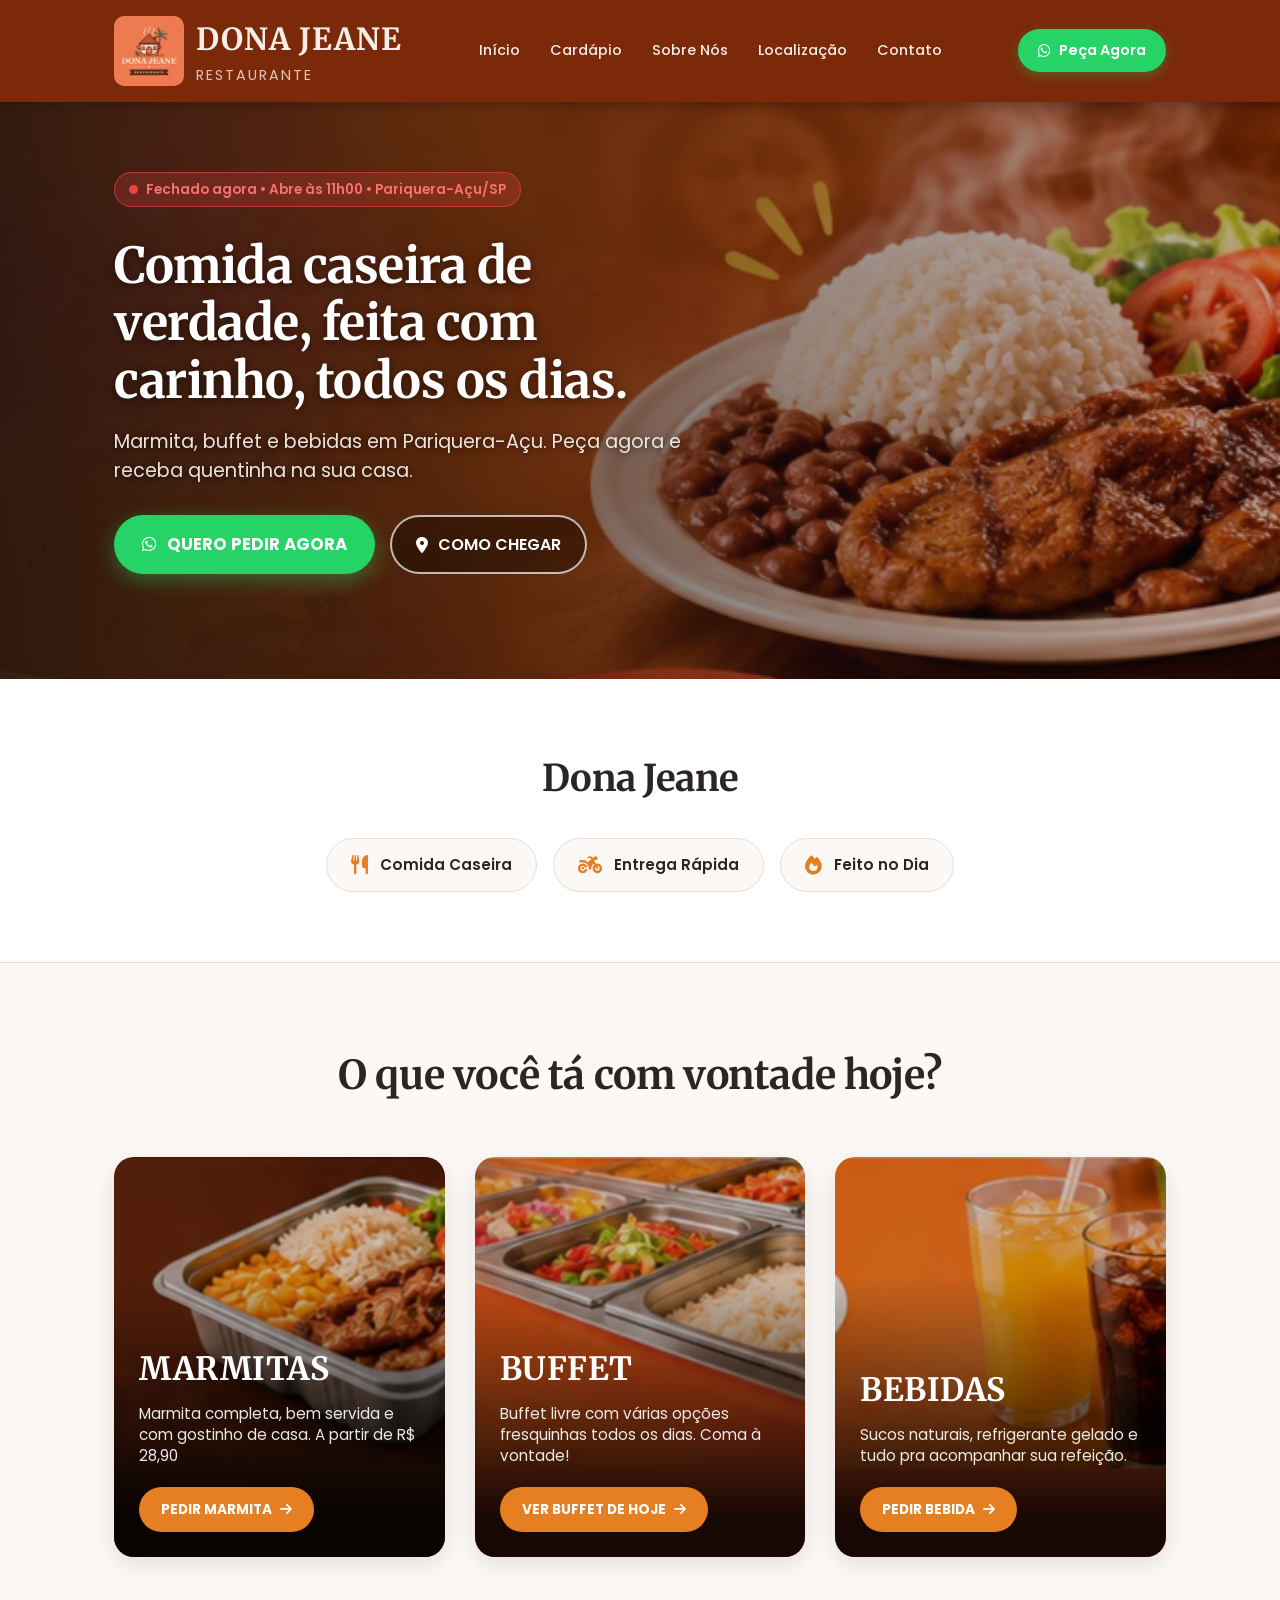
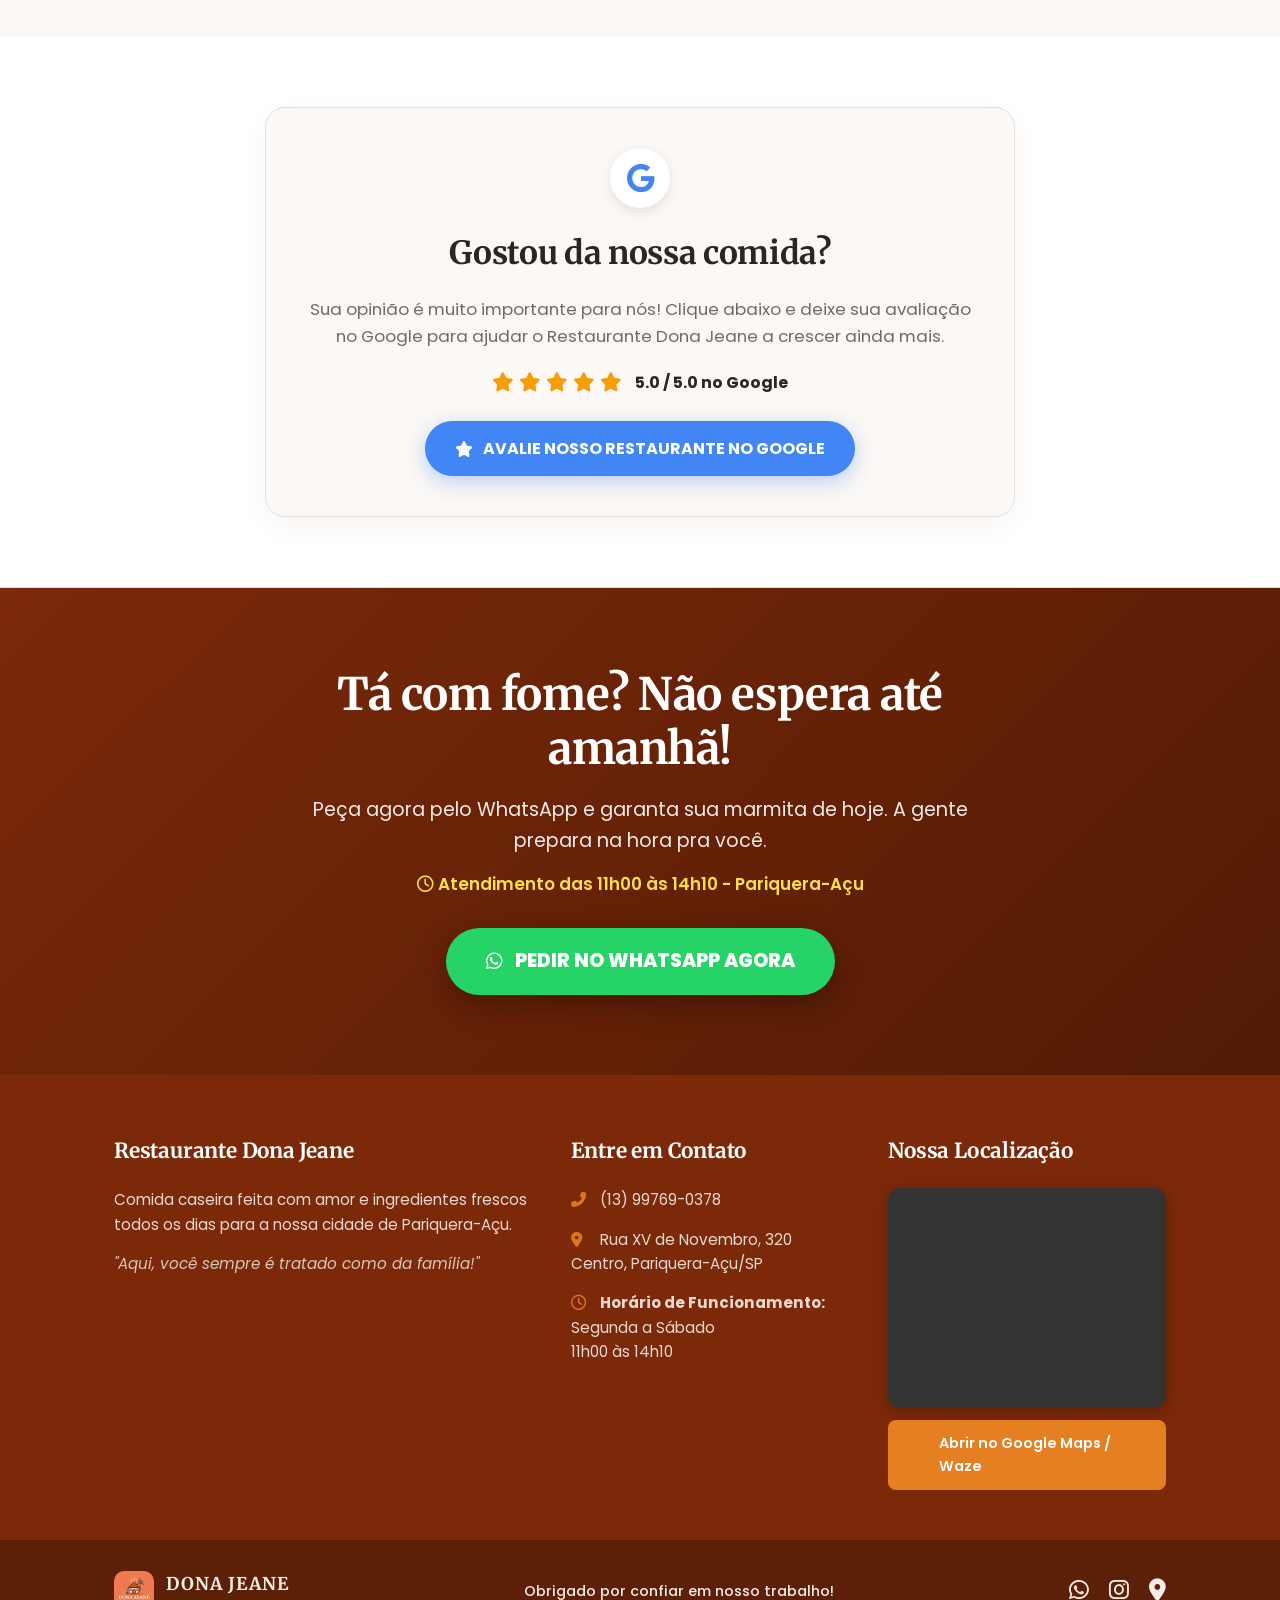
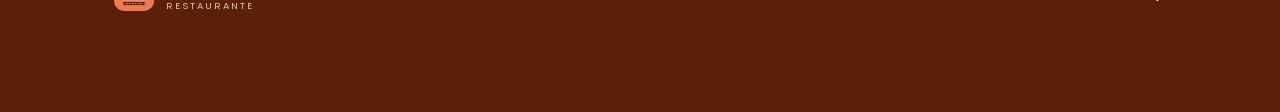
<file: index.html>
<!DOCTYPE html>
<html lang="pt-BR">
<head>
<meta charset="UTF-8">
<meta name="viewport" content="width=device-width, initial-scale=1">
<title>Dona Jeane Restaurante | Comida Caseira em Pariquera-Açu</title>
<meta name="description" content="Comida caseira de verdade, feita com carinho todos os dias. Marmita, buffet e bebidas em Pariquera-Açu. Peça agora!">
<link rel="icon" href="img/logo.jpg">

<!-- Fontes e Ícones -->
<link href="https://fonts.googleapis.com/css2?family=Poppins:wght@300;400;500;600;700&family=Merriweather:wght@700&display=swap" rel="stylesheet">
<link rel="stylesheet" href="https://cdnjs.cloudflare.com/ajax/libs/font-awesome/6.4.0/css/all.min.css">
<link rel="stylesheet" href="style.css">
</head>
<body>

<!-- TOPO (Barra de navegação e Logo) -->
<header class="main-header">
    <div class="wrap header-content">
        <div class="logo-area">
            <img src="img/logo.jpg" alt="Logo Dona Jeane" class="nav-logo">
            <div class="logo-text">
                <h1>DONA JEANE</h1>
                <p>RESTAURANTE</p>
            </div>
        </div>
        <nav class="desktop-nav">
            <a href="#inicio">Início</a>
            <a href="#cardapio">Cardápio</a>
            <a href="#sobre">Sobre Nós</a>
            <a href="#localizacao">Localização</a>
            <a href="#contato">Contato</a>
        </nav>
        <a href="https://wa.me/5513997690378?text=Olá%20Dona%20Jeane!%20Vi%20o%20site%20e%20quero%20ver%20o%20cardápio%20de%20hoje." class="btn-pedir-topo" target="_blank">
            <i class="fab fa-whatsapp"></i> Peça Agora
        </a>
    </div>
</header>

<!-- 1. TÍTULO PRINCIPAL (HERO) -->
<section class="hero-banner" id="inicio">
    <div class="wrap hero-inner">
        <div class="hero-text">
            <!-- Selo de status dinâmico (11h às 14h10) -->
            <div class="hero-status-badge" id="status-badge">
                <span class="status-dot" id="status-dot"></span>
                <span id="status-text">Verificando horário...</span>
            </div>
            
            <h2>Comida caseira de verdade, feita com carinho, todos os dias.</h2>
            <p class="hero-subtitle">Marmita, buffet e bebidas em Pariquera-Açu. Peça agora e receba quentinha na sua casa.</p>
            
            <div class="hero-buttons">
                <a href="https://wa.me/5513997690378?text=Olá%20Dona%20Jeane!%20Vi%20o%20site%20e%20quero%20pedir%20uma%20marmita." class="btn-whatsapp-hero" target="_blank">
                    <i class="fab fa-whatsapp"></i> QUERO PEDIR AGORA
                </a>
                <a href="https://www.google.com/maps/search/?api=1&query=Rua+XV+de+Novembro+320+Pariquera-Acu+SP" target="_blank" class="btn-outline-hero">
                    <i class="fas fa-map-marker-alt"></i> COMO CHEGAR
                </a>
            </div>
            
        </div>
    </div>
</section>

<!-- 2. SEÇÃO "SOBRE A DONA JEANE" + SELOS -->
<section class="about-section" id="sobre">
    <div class="wrap">
        <div class="about-box">
            <h3>Dona Jeane</h3>
      
            <div class="features-badges">
                <div class="badge-item">
                    <i class="fas fa-utensils"></i>
                    <span>Comida Caseira</span>
                </div>
                <div class="badge-item">
                    <i class="fas fa-motorcycle"></i>
                    <span>Entrega Rápida</span>
                </div>
                <div class="badge-item">
                    <i class="fas fa-fire"></i>
                    <span>Feito no Dia</span>
                </div>
            </div>
        </div>
    </div>
</section>

<!-- 3. SEÇÃO "ESCOLHA O QUE DESEJA" -->
<section class="categories-section" id="cardapio">
    <div class="wrap">
        <h3 class="section-title">O que você tá com vontade hoje?</h3>
        
        <div class="categories-grid">
            <!-- Card 1: Marmitas -->
            <div class="cat-card has-bg" style="background-image: url('img/marmita.png');">
                <div class="cat-card-content">
                    <h4>MARMITAS</h4>
                    <p>Marmita completa, bem servida e com gostinho de casa. A partir de R$ 28,90</p>
                    <a href="https://wa.me/5513997690378?text=Olá%20Dona%20Jeane!%20Vi%20o%20site%20e%20quero%20pedir%20uma%20marmita." class="cat-btn" target="_blank">
                        PEDIR MARMITA <i class="fas fa-arrow-right"></i>
                    </a>
                </div>
            </div>

            <!-- Card 2: Buffet -->
            <div class="cat-card has-bg" style="background-image: url('img/boufet.png');">
                <div class="cat-card-content">
                    <h4>BUFFET</h4>
                    <p>Buffet livre com várias opções fresquinhas todos os dias. Coma à vontade!</p>
                    <a href="https://wa.me/5513997690378?text=Olá%20Dona%20Jeane!%20Vi%20o%20site%20e%20quero%20saber%20sobre%20o%20buffet%20de%20hoje." class="cat-btn" target="_blank">
                        VER BUFFET DE HOJE <i class="fas fa-arrow-right"></i>
                    </a>
                </div>
            </div>

            <!-- Card 3: Bebidas -->
            <div class="cat-card has-bg" style="background-image: url('img/bebida.png');">
                <div class="cat-card-content">
                    <h4>BEBIDAS</h4>
                    <p>Sucos naturais, refrigerante gelado e tudo pra acompanhar sua refeição.</p>
                    <a href="https://wa.me/5513997690378?text=Olá%20Dona%20Jeane!%20Vi%20o%20site%20e%20quero%20ver%20as%20opções%20de%20bebidas." class="cat-btn" target="_blank">
                        PEDIR BEBIDA <i class="fas fa-arrow-right"></i>
                    </a>
                </div>
            </div>
        </div>
    </div>
</section>

<!-- SEÇÃO DE AVALIAÇÃO DO GOOGLE -->
<section class="google-review-section">
    <div class="wrap">
        <div class="google-review-card">
            <div class="google-icon-wrapper">
                <i class="fab fa-google"></i>
            </div>
            <div class="google-review-content">
                <h3>Gostou da nossa comida?</h3>
                <p>Sua opinião é muito importante para nós! Clique abaixo e deixe sua avaliação no Google para ajudar o Restaurante Dona Jeane a crescer ainda mais.</p>
                <div class="review-stars-display">
                    <i class="fas fa-star"></i>
                    <i class="fas fa-star"></i>
                    <i class="fas fa-star"></i>
                    <i class="fas fa-star"></i>
                    <i class="fas fa-star"></i>
                    <span>5.0 / 5.0 no Google</span>
                </div>
                <a href="https://www.google.com/maps/search/?api=1&query=Rua+XV+de+Novembro+320+Pariquera-Acu+SP" target="_blank" class="btn-google-review">
                    <i class="fas fa-star"></i> AVALIE NOSSO RESTAURANTE NO GOOGLE
                </a>
            </div>
        </div>
    </div>
</section>

<!-- 4. SEÇÃO FINAL - ANTES DO MAPA -->
<section class="cta-final-section">
    <div class="wrap cta-final-box">
        <h3>Tá com fome? Não espera até amanhã!</h3>
        <p>Peça agora pelo WhatsApp e garanta sua marmita de hoje. A gente prepara na hora pra você.</p>
        <span class="cta-location-info"><i class="far fa-clock"></i> Atendimento das 11h00 às 14h10 - Pariquera-Açu</span>
        <div class="cta-final-button-wrap">
            <a href="https://wa.me/5513997690378?text=Olá%20Dona%20Jeane!%20Vi%20o%20site%20e%20quero%20pedir%20uma%20marmita%20/%20ver%20o%20cardápio%20de%20hoje." class="btn-whatsapp-gigante" target="_blank">
                <i class="fab fa-whatsapp"></i> PEDIR NO WHATSAPP AGORA
            </a>
        </div>
    </div>
</section>

<!-- 5. RODAPÉ E MAPA -->
<footer class="main-footer" id="contato">
    <div class="wrap footer-grid">
        <div class="footer-col about">
            <h4>Restaurante Dona Jeane</h4>
            <p>Comida caseira feita com amor e ingredientes frescos todos os dias para a nossa cidade de Pariquera-Açu.</p>
            <p class="italic-footer">"Aqui, você sempre é tratado como da família!"</p>
        </div>
        <div class="footer-col contact">
            <h4>Entre em Contato</h4>
            <p><i class="fas fa-phone-alt"></i> (13) 99769-0378</p>
            <p><i class="fas fa-map-marker-alt"></i> Rua XV de Novembro, 320<br>Centro, Pariquera-Açu/SP</p>
            <div class="work-hours">
                <p><i class="far fa-clock"></i> <strong>Horário de Funcionamento:</strong></p>
                <p>Segunda a Sábado<br>11h00 às 14h10</p>
            </div>
        </div>
        <div class="footer-col map" id="localizacao">
            <h4>Nossa Localização</h4>
            <div class="map-container-large">
                <iframe 
                    src="https://maps.google.com/maps?q=Rua%20XV%20de%20Novembro,%20320,%20Pariquera-A%C3%A7u,%20SP&t=&z=16&ie=UTF8&iwloc=&output=embed" 
                    width="100%" 
                    height="220" 
                    style="border:0;" 
                    allowfullscreen="" 
                    loading="lazy" 
                    referrerpolicy="no-referrer-when-downgrade">
                </iframe>
            </div>
            <a href="https://www.google.com/maps/search/?api=1&query=Rua+XV+de+Novembro+320+Pariquera-Acu+SP" target="_blank" class="map-link-btn"><i class="fas fa-external-link-alt"></i> Abrir no Google Maps / Waze</a>
        </div>
    </div>
    
    <div class="footer-bottom">
        <div class="wrap footer-bottom-content">
            <div class="logo-area footer-logo-small">
                <img src="img/logo.jpg" alt="Logo" class="nav-logo">
                <div class="logo-text">
                    <h1>DONA JEANE</h1>
                    <p>RESTAURANTE</p>
                </div>
            </div>
            <p class="footer-slogan">Obrigado por confiar em nosso trabalho!</p>
            <div class="social-icons">
                <a href="https://wa.me/5513997690378" target="_blank" aria-label="WhatsApp"><i class="fab fa-whatsapp"></i></a>
                <a href="https://instagram.com" target="_blank" aria-label="Instagram"><i class="fab fa-instagram"></i></a>
                <a href="https://www.google.com/maps/search/?api=1&query=Rua+XV+de+Novembro+320+Pariquera-Acu+SP" target="_blank" aria-label="Localização"><i class="fas fa-map-marker-alt"></i></a>
            </div>
        </div>
    </div>
</footer>

<!-- BOTÃO WHATSAPP FLUTUANTE FIXO E GIGANTE -->

<!-- Script automático para o horário das 11h00 às 14h10 -->
<script>
function atualizarStatusRestaurante() {
    const agora = new Date();
    const minutosAtuais = agora.getHours() * 60 + agora.getMinutes();

    const badge = document.getElementById('status-badge');
    const texto = document.getElementById('status-text');

    // Das 11:00 (660 min) até 14:10 (850 min)
    const aberto = minutosAtuais >= 660 && minutosAtuais < 850;

    if (aberto) {
        badge.classList.remove('closed');
        texto.innerText = "Aberto hoje até às 14h10 • Pariquera-Açu/SP";
    } else {
        badge.classList.add('closed');
        texto.innerText = "Fechado agora • Abre às 11h00 • Pariquera-Açu/SP";
    }
}

atualizarStatusRestaurante();
setInterval(atualizarStatusRestaurante, 60000); // Atualiza a cada minuto
</script>

</body>
</html>
</file>
<file: style.css>
:root{
  --primary:#e67e22;
  --primary-dark:#b8641b;
  --accent:#e67e22;
  --bg:#fbf8f5;
  --surface:#ffffff;
  --text:#2b2623;
  --muted:#736a65;
  --border:#e6ded7;
  --green:#25D366;
  --radius:16px;

  --dark-header: #7b2909;
  --text-light: #f5ede6;
  --font-heading: 'Merriweather', serif;
  --font-body: 'Poppins', sans-serif;
}

*{box-sizing:border-box}
html{
    scroll-behavior:smooth;
    scroll-padding-top:100px;
    overflow-x: hidden;
}

body{
    margin: 0;
    background: var(--bg);
    color: var(--text);
    font-family: var(--font-body);
    line-height: 1.6;
    overflow-x: hidden;
    width: 100%;
}

img, iframe{max-width: 100%;}

h1,h2,h3,h4{font-family:var(--font-heading);font-weight:700;margin:0;letter-spacing:-0.01em}
.wrap{max-width:1100px;margin:auto;padding:0 24px}

/* TOPO / HEADER */
.main-header{
    background: var(--dark-header);
    color: var(--text-light);
    padding: 15px 0;
    position: sticky;
    top: 0;
    z-index: 100;
    box-shadow: 0 2px 10px rgba(0,0,0,0.2);
}
.header-content{display: flex; justify-content: space-between; align-items: center;}
.logo-area{display: flex; align-items: center; gap: 12px;}
.nav-logo{width: 70px; height: 70px; border-radius: 10px; object-fit: cover; flex-shrink: 0;}
.logo-text h1{font-size:1.9rem; letter-spacing: 1px;}
.logo-text p{font-size:0.9rem; margin: 0; opacity: 0.8; letter-spacing: 2px;}
.desktop-nav{display: flex; gap: 30px;}
.desktop-nav a{color: var(--text-light); text-decoration: none; font-size: 0.9rem; font-weight: 500; transition: 0.2s;}
.desktop-nav a:hover{color: var(--primary);}
.btn-pedir-topo{
    background: var(--green);
    color: #fff;
    padding: 10px 20px;
    border-radius: 30px;
    text-decoration: none;
    font-weight: 600;
    font-size: 0.9rem;
    display: inline-flex;
    align-items: center;
    justify-content: center;
    gap: 8px;
    box-shadow: 0 4px 12px rgba(37, 211, 102, 0.3);
    transition: 0.3s;
}
.btn-pedir-topo:hover{transform: translateY(-2px);}

/* 1. HERO BANNER */
.hero-banner{
    background-color: #2b2623;
    background-image: linear-gradient(to right, rgba(20, 16, 14, 0.85) 0%, rgba(20, 16, 14, 0.45) 60%, rgba(20, 16, 14, 0.25) 100%), url('img/fundo.bmp');
    background-size: cover;
    background-position: center center;
    background-repeat: no-repeat;
    color: var(--text-light);
    padding: 70px 0 85px 0;
}
.hero-inner{display: flex; align-items: center; justify-content: flex-start;}
.hero-text{max-width: 620px; width: 100%;}

/* Selo Aberto (Verde) */
.hero-status-badge{
    display: inline-flex;
    align-items: center;
    gap: 8px;
    background: rgba(37, 211, 102, 0.2);
    border: 1px solid rgba(37, 211, 102, 0.5);
    color: #4ade80;
    padding: 6px 14px;
    border-radius: 20px;
    font-size: 0.85rem;
    font-weight: 600;
    margin-bottom: 20px;
    transition: all 0.3s ease;
}
.status-dot{width: 9px; height: 9px; background: #22c55e; border-radius: 50%; flex-shrink: 0; animation: pulse 1.5s infinite;}

/* Selo Fechado (Vermelho automático) */
.hero-status-badge.closed{
    background: rgba(239, 68, 68, 0.22);
    border-color: rgba(239, 68, 68, 0.6);
    color: #f87171;
}
.hero-status-badge.closed .status-dot{
    background: #ef4444;
    animation: none;
}

@keyframes pulse{0%{opacity: 1;} 50%{opacity: 0.3;} 100%{opacity: 1;}}

.hero-text h2{
    font-size: clamp(2rem, 5vw, 3.1rem);
    margin: 10px 0 15px 0;
    line-height: 1.15;
    color: #fff;
    text-shadow: 0 2px 10px rgba(0,0,0,0.5);
}
.hero-subtitle{
    font-size: clamp(1rem, 2.5vw, 1.2rem);
    opacity: 0.95;
    margin-bottom: 30px;
    line-height: 1.5;
    text-shadow: 0 1px 6px rgba(0,0,0,0.6);
}
.hero-buttons{display: flex; gap: 15px; flex-wrap: wrap; margin-bottom: 20px;}

.btn-whatsapp-hero{
    background: var(--green);
    color: #fff;
    padding: 16px 28px;
    border-radius: 35px;
    text-decoration: none;
    font-weight: 700;
    font-size: 1.05rem;
    display: inline-flex;
    align-items: center;
    justify-content: center;
    gap: 10px;
    box-shadow: 0 6px 20px rgba(37, 211, 102, 0.4);
    transition: 0.3s;
}
.btn-whatsapp-hero:hover{transform: translateY(-3px); background: #20ba5a;}

.btn-outline-hero{
    background: rgba(0, 0, 0, 0.35);
    color: #fff;
    border: 2px solid rgba(255,255,255,0.7);
    padding: 14px 24px;
    border-radius: 35px;
    text-decoration: none;
    font-weight: 600;
    font-size: 1rem;
    display: inline-flex;
    align-items: center;
    justify-content: center;
    gap: 10px;
    transition: 0.3s;
}
.btn-outline-hero:hover{border-color: #fff; background: rgba(255,255,255,0.2);}
.hero-phone{font-size: 1.2rem; font-weight: 600; display: flex; align-items: center; gap: 10px; text-shadow: 0 1px 6px rgba(0,0,0,0.6);}

/* 2. SOBRE A DONA JEANE + SELOS */
.about-section{padding: 70px 0; background: var(--surface); border-bottom: 1px solid var(--border);}
.about-box{max-width: 800px; margin: auto; text-align: center;}
.about-box h3{font-size: clamp(1.75rem, 4vw, 2.3rem); color: var(--text); margin-bottom: 20px;}
.about-lead{font-size: clamp(1.05rem, 2.5vw, 1.2rem); font-weight: 600; color: var(--primary); margin-bottom: 15px;}
.about-box p{font-size: 1.05rem; color: var(--muted); line-height: 1.7; margin-bottom: 30px;}

.features-badges{display: flex; justify-content: center; gap: 16px; flex-wrap: wrap; margin-top: 30px;}
.badge-item{
    display: flex;
    align-items: center;
    justify-content: center;
    gap: 12px;
    background: var(--bg);
    border: 1px solid var(--border);
    padding: 14px 24px;
    border-radius: 30px;
    font-weight: 600;
    color: var(--text);
    font-size: 0.95rem;
}
.badge-item i{color: var(--primary); font-size: 1.2rem;}

/* 3. SEÇÃO "ESCOLHA O QUE DESEJA" */
.categories-section{padding: 80px 0; background: var(--bg);}
.section-title{font-size: clamp(1.8rem, 4vw, 2.5rem); text-align: center; color: var(--text); margin-bottom: 50px;}
.categories-grid{
    display: grid;
    grid-template-columns: repeat(3, 1fr);
    gap: 30px;
}
.cat-card.has-bg{
    height: 400px;
    background-size: cover;
    background-position: center;
    border-radius: 20px;
    position: relative;
    overflow: hidden;
    display: flex;
    flex-direction: column;
    justify-content: flex-end;
    box-shadow: 0 8px 25px rgba(0,0,0,0.1);
    transition: 0.3s;
}
.cat-card.has-bg:hover{transform: translateY(-6px); box-shadow: 0 15px 35px rgba(0,0,0,0.2);}
.cat-card.has-bg::before{
    content: '';
    position: absolute;
    top: 0; left: 0; width: 100%; height: 100%;
    background: linear-gradient(to top, rgba(0,0,0,0.9) 10%, rgba(0,0,0,0.2) 70%);
}
.cat-card-content{
    position: relative;
    z-index: 2;
    padding: 25px;
    color: #fff;
    text-align: left;
}
.cat-card-content h4{font-size: 2rem; margin-bottom: 8px; letter-spacing: 0.5px;}
.cat-card-content p{font-size: 0.95rem; margin: 0 0 20px 0; opacity: 0.9; line-height: 1.4;}
.cat-btn{
    display: inline-flex;
    align-items: center;
    justify-content: center;
    gap: 8px;
    background: var(--primary);
    color: #fff;
    padding: 12px 22px;
    border-radius: 25px;
    text-decoration: none;
    font-weight: 700;
    font-size: 0.85rem;
    transition: 0.2s;
}
.cat-btn:hover{background: var(--primary-dark); gap: 12px;}

/* NOVA SEÇÃO DE AVALIAÇÃO DO GOOGLE */
.google-review-section{padding: 70px 0; background: var(--surface); border-bottom: 1px solid var(--border);}
.google-review-card{
    max-width: 750px;
    margin: auto;
    background: var(--bg);
    border: 1px solid var(--border);
    padding: 40px;
    border-radius: 20px;
    text-align: center;
    box-shadow: 0 10px 30px rgba(0,0,0,0.04);
}
.google-icon-wrapper{
    width: 60px;
    height: 60px;
    background: #fff;
    border-radius: 50%;
    display: flex;
    align-items: center;
    justify-content: center;
    margin: 0 auto 20px auto;
    font-size: 1.8rem;
    color: #4285F4;
    box-shadow: 0 4px 12px rgba(0,0,0,0.1);
}
.google-review-content h3{font-size: clamp(1.6rem, 3.5vw, 2rem); margin-bottom: 10px; color: var(--text);}
.google-review-content p{font-size: 1.05rem; color: var(--muted); margin-bottom: 20px; line-height: 1.6;}
.review-stars-display{
    display: flex;
    align-items: center;
    justify-content: center;
    flex-wrap: wrap;
    gap: 5px;
    color: #f59e0b;
    font-size: 1.2rem;
    margin-bottom: 25px;
}
.review-stars-display span{
    margin-left: 8px;
    font-weight: 700;
    color: var(--text);
    font-size: 1rem;
}
.btn-google-review{
    background: #4285F4;
    color: #fff;
    padding: 15px 30px;
    border-radius: 35px;
    text-decoration: none;
    font-weight: 700;
    font-size: 1rem;
    display: inline-flex;
    align-items: center;
    justify-content: center;
    gap: 10px;
    box-shadow: 0 6px 20px rgba(66, 133, 244, 0.35);
    transition: 0.3s;
}
.btn-google-review:hover{background: #3367d6; transform: translateY(-2px);}

/* 4. SEÇÃO FINAL DE CTA */
.cta-final-section{padding: 80px 0; background: linear-gradient(135deg, #7b2909 0%, #521b05 100%); color: #fff; text-align: center;}
.cta-final-box{max-width: 750px; margin: auto;}
.cta-final-box h3{font-size: clamp(1.9rem, 4.5vw, 2.8rem); margin-bottom: 15px; color: #fff; line-height: 1.2;}
.cta-final-box p{font-size: clamp(1.05rem, 2.5vw, 1.2rem); opacity: 0.9; margin-bottom: 15px;}
.cta-location-info{display: block; font-size: 1.05rem; font-weight: 600; color: #fde047; margin-bottom: 30px;}
.btn-whatsapp-gigante{
    background: var(--green);
    color: #fff;
    padding: 18px 40px;
    border-radius: 40px;
    text-decoration: none;
    font-weight: 800;
    font-size: 1.2rem;
    display: inline-flex;
    align-items: center;
    justify-content: center;
    gap: 12px;
    box-shadow: 0 10px 30px rgba(0,0,0,0.3);
    transition: 0.3s;
}
.btn-whatsapp-gigante:hover{transform: translateY(-4px); background: #20ba5a;}

/* 5. RODAPÉ */
.main-footer{background: var(--dark-header); color: var(--text-light); padding: 60px 0 0 0;}
.footer-grid{display: grid; grid-template-columns: 1.5fr 1fr 1fr; gap: 40px; margin-bottom: 50px;}
.footer-col h4{font-size: 1.3rem; margin-bottom: 20px; color: #fff;}
.footer-col p{font-size: 0.95rem; opacity: 0.9; margin-bottom: 15px;}
.italic-footer{font-style: italic; opacity: 0.8 !important;}
.footer-col i{margin-right: 10px; width: 15px; color: var(--primary);}
.work-hours p{margin: 0;}

.map-container-large{background: #333; height: 220px; border-radius: 12px; overflow: hidden; margin-bottom: 12px; box-shadow: 0 4px 15px rgba(0,0,0,0.2);}
.map-link-btn{
    color: #fff;
    background: var(--primary);
    text-decoration: none;
    font-size: 0.9rem;
    font-weight: 600;
    padding: 12px 18px;
    border-radius: 8px;
    display: inline-flex;
    align-items: center;
    justify-content: center;
    gap: 8px;
    transition: 0.2s;
}
.map-link-btn:hover{background: var(--primary-dark);}

.footer-bottom{background: rgba(0,0,0,0.25); padding: 25px 0 95px 0;} /* Espaço extra embaixo para o botão flutuante não cobrir o rodapé */
.footer-bottom-content{display: flex; justify-content: space-between; align-items: center;}
.footer-logo-small .nav-logo{width: 40px; height: 40px;}
.footer-logo-small h1{font-size: 1.1rem;}
.footer-logo-small p{font-size: 0.6rem;}
.footer-slogan{font-weight: 500; font-size: 0.9rem !important;}
.social-icons{display: flex; gap: 20px;}
.social-icons a{color: var(--text-light); font-size: 1.4rem; transition: 0.2s;}
.social-icons a:hover{color: var(--primary);}

/* BOTÃO WHATSAPP FLUTUANTE FIXO E GIGANTE */


/* =========================================================
   RESPONSIVIDADE PARA TABLETS E TODOS OS CELULARES
========================================================= */

/* Tablets e telas médias (até 992px) */
@media(max-width:992px){
    .categories-grid{grid-template-columns: repeat(2, 1fr);}
    .footer-grid{grid-template-columns: 1fr; gap: 30px;}
}

/* Celulares padrão (até 768px) */
@media(max-width:768px){
    html{scroll-padding-top: 140px;}
    .wrap{padding: 0 18px;}

    /* Header compacto e centralizado no celular */
    .main-header{padding: 12px 0;}
    .header-content{flex-direction: column; gap: 12px;}
    .desktop-nav{
        flex-wrap: wrap;
        justify-content: center;
        gap: 10px 18px;
        width: 100%;
    }
    .desktop-nav a{font-size: 0.85rem; padding: 4px 2px;}
    .btn-pedir-topo{display: none;} /* Evita redundância no topo, pois já há o botão gigante flutuante e no hero */

    /* Hero Banner ajustado para tela vertical */
    .hero-banner{
        padding: 45px 0 55px 0;
        background-image: linear-gradient(to bottom, rgba(20, 16, 14, 0.88) 0%, rgba(20, 16, 14, 0.72) 100%), url('img/fundo.bmp');
    }
    .hero-inner{flex-direction: column; text-align: center;}
    .hero-text{max-width: 100%;}
    .hero-status-badge{
        font-size: 0.8rem;
        padding: 6px 12px;
        justify-content: center;
        max-width: 100%;
    }
    .hero-buttons{
        flex-direction: column;
        width: 100%;
        gap: 12px;
    }
    .btn-whatsapp-hero,
    .btn-outline-hero{
        width: 100%;
        padding: 15px 20px;
        font-size: 1rem;
    }
    .hero-phone{justify-content: center; font-size: 1.1rem;}

    /* Seção Sobre */
    .about-section{padding: 50px 0;}
    .features-badges{flex-direction: column; align-items: stretch; gap: 12px;}
    .badge-item{justify-content: center;}

    /* Grid de Categorias em 1 coluna */
    .categories-section{padding: 55px 0;}
    .section-title{margin-bottom: 32px;}
    .categories-grid{grid-template-columns: 1fr; gap: 22px;}
    .cat-card.has-bg{height: 340px;}
    .cat-card-content h4{font-size: 1.7rem;}
    .cat-btn{width: 100%;}

    /* Avaliação Google */
    .google-review-section{padding: 50px 0;}
    .google-review-card{padding: 28px 20px;}
    .btn-google-review{width: 100%; font-size: 0.95rem; padding: 14px 20px;}

    /* CTA Final */
    .cta-final-section{padding: 55px 0;}
    .btn-whatsapp-gigante{
        width: 100%;
        font-size: 1.05rem;
        padding: 16px 20px;
    }

    /* Rodapé */
    .main-footer{padding-top: 45px;}
    .map-link-btn{width: 100%;}
    .footer-bottom-content{flex-direction: column; gap: 16px; text-align: center;}

    /* Botão WhatsApp flutuante visível com texto */
    .fab-whatsapp-fixed{
        right: 16px;
        bottom: 16px;
        padding: 12px 18px;
        font-size: 0.95rem;
    }
    .fab-whatsapp-fixed i{font-size: 1.35rem;}
}

/* Celulares muito pequenos (320px a 380px - ex: iPhone SE, Galaxy A01/J2) */
@media(max-width:380px){
    .logo-text h1{font-size: 1.2rem;}
    .nav-logo{width: 42px; height: 42px;}
    .hero-status-badge{font-size: 0.74rem; padding: 5px 10px;}
    .btn-whatsapp-hero,
    .btn-outline-hero,
    .btn-google-review,
    .btn-whatsapp-gigante{
        font-size: 0.9rem;
        padding: 14px 14px;
    }
    .fab-whatsapp-fixed{
        right: 12px;
        bottom: 12px;
        padding: 11px 16px;
        font-size: 0.88rem;
    }
}
</file>
